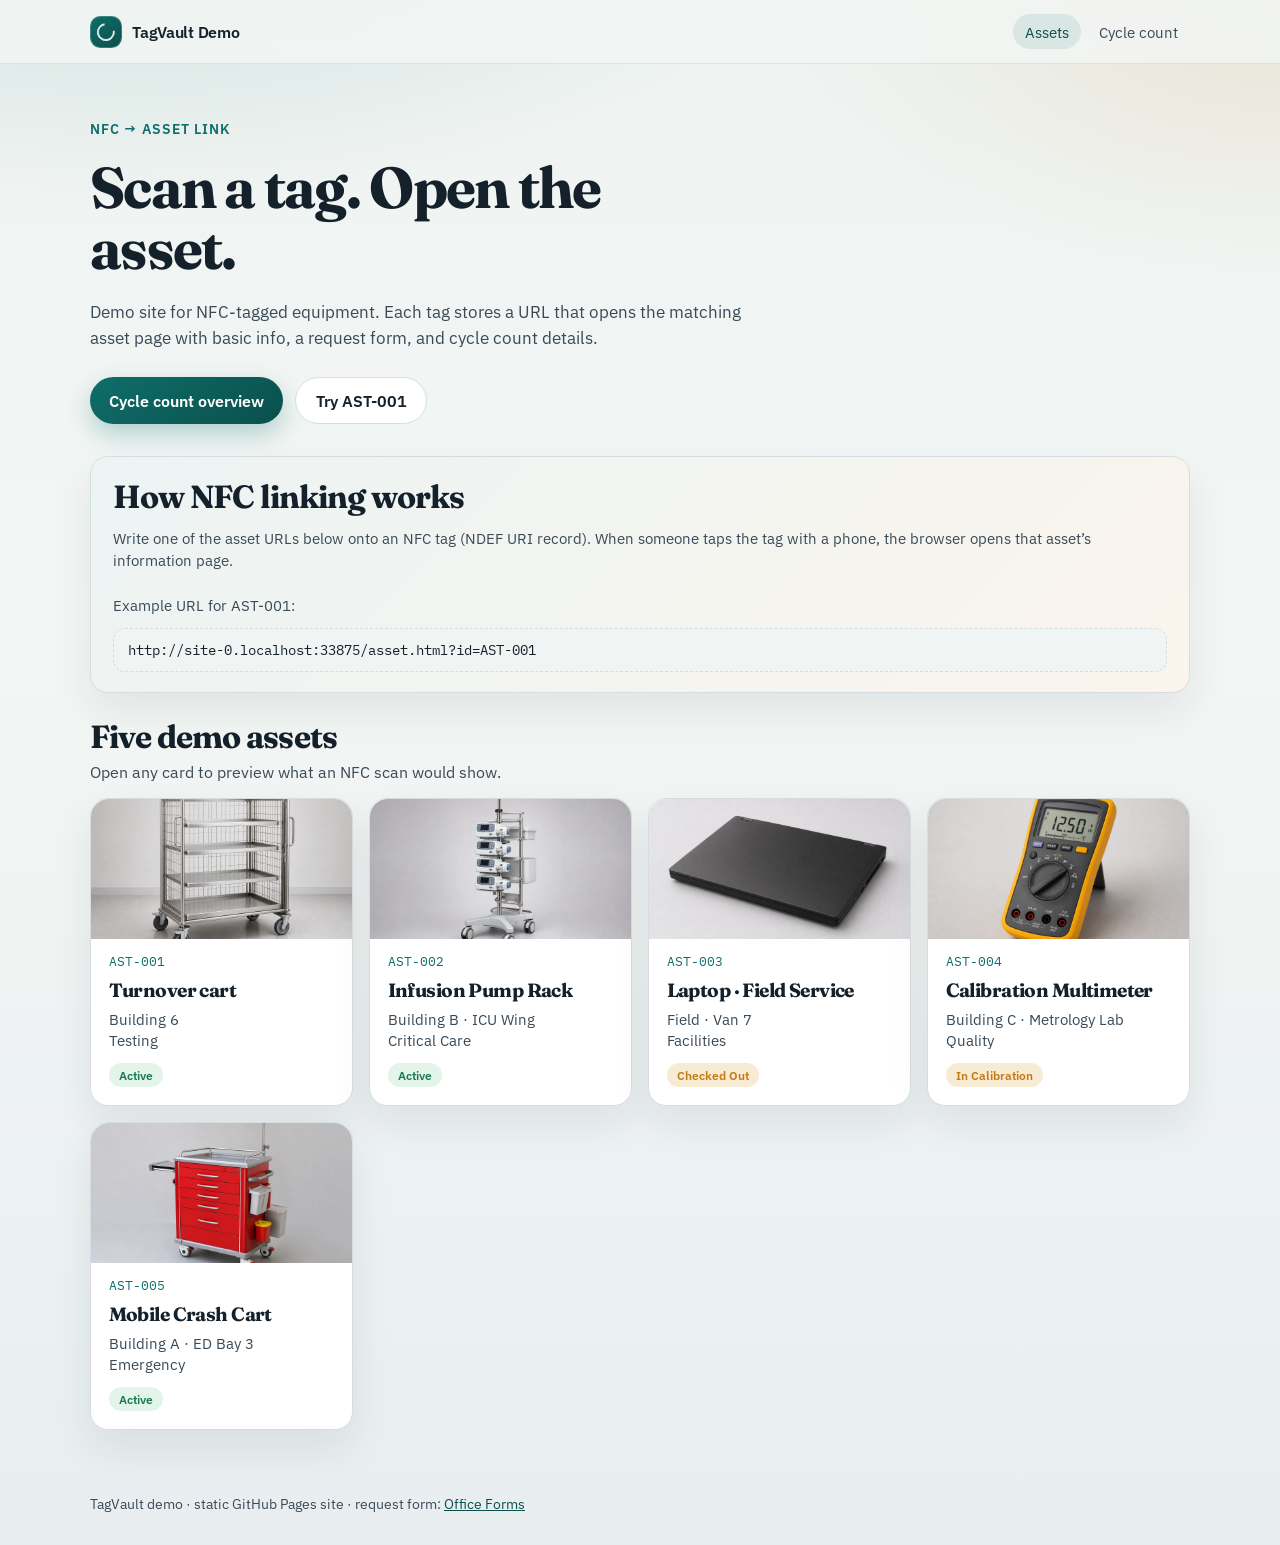
<file: index.html>
<!DOCTYPE html>
<html lang="en">
  <head>
    <meta charset="UTF-8" />
    <meta name="viewport" content="width=device-width, initial-scale=1" />
    <title>NFC Asset Link Demo</title>
    <link rel="preconnect" href="https://fonts.googleapis.com" />
    <link rel="preconnect" href="https://fonts.gstatic.com" crossorigin />
    <link
      href="https://fonts.googleapis.com/css2?family=Fraunces:opsz,wght@9..144,500;9..144,700&family=IBM+Plex+Mono:wght@400;500&family=IBM+Plex+Sans:wght@400;500;600&display=swap"
      rel="stylesheet"
    />
    <link rel="stylesheet" href="css/styles.css" />
  </head>
  <body data-page="home">
    <header class="site-header">
      <nav class="nav" aria-label="Primary">
        <a class="brand" href="index.html">
          <span class="brand-mark" aria-hidden="true"></span>
          TagVault Demo
        </a>
        <div class="nav-links">
          <a href="index.html" aria-current="page">Assets</a>
          <a href="cycle-count.html">Cycle count</a>
        </div>
      </nav>
    </header>

    <main class="wrap">
      <section class="hero">
        <p class="eyebrow">NFC → asset link</p>
        <h1>Scan a tag. Open the asset.</h1>
        <p class="lede">
          Demo site for NFC-tagged equipment. Each tag stores a URL that opens the matching asset
          page with basic info, a request form, and cycle count details.
        </p>
        <div class="actions">
          <a class="btn btn-primary" href="cycle-count.html">Cycle count overview</a>
          <a class="btn btn-secondary" href="asset.html?id=AST-001">Try AST-001</a>
        </div>
      </section>

      <section class="panel nfc-hint" aria-labelledby="how-heading">
        <h2 id="how-heading">How NFC linking works</h2>
        <p class="meta">
          Write one of the asset URLs below onto an NFC tag (NDEF URI record). When someone taps the
          tag with a phone, the browser opens that asset’s information page.
        </p>
        <p class="meta" style="margin-top:0.75rem">Example URL for AST-001:</p>
        <div class="nfc-url" id="sample-nfc-url">asset.html?id=AST-001</div>
      </section>

      <section class="section" style="margin-top:1.5rem" aria-labelledby="assets-heading">
        <div class="section-head">
          <div>
            <h2 id="assets-heading">Five demo assets</h2>
            <p>Open any card to preview what an NFC scan would show.</p>
          </div>
        </div>
        <div class="asset-grid" id="asset-grid"></div>
      </section>
    </main>

    <footer class="footer">
      TagVault demo · static GitHub Pages site · request form:
      <a href="https://forms.office.com/r/wQM2EHkQBg" target="_blank" rel="noopener noreferrer"
        >Office Forms</a
      >
    </footer>

    <script src="js/data.js"></script>
    <script src="js/app.js"></script>
  </body>
</html>
</file>
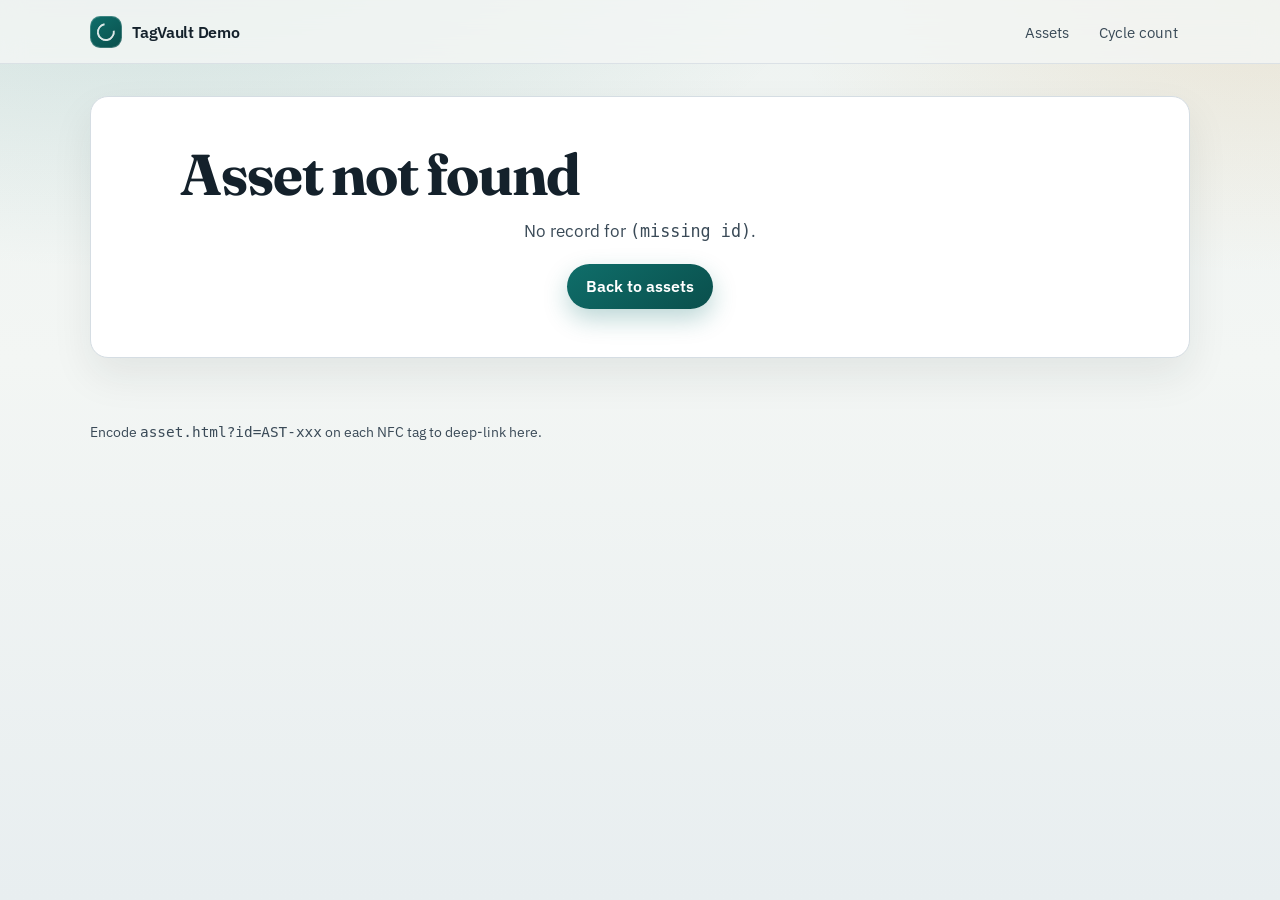
<file: asset.html>
<!DOCTYPE html>
<html lang="en">
  <head>
    <meta charset="UTF-8" />
    <meta name="viewport" content="width=device-width, initial-scale=1" />
    <title>Asset · NFC Asset Link Demo</title>
    <link rel="preconnect" href="https://fonts.googleapis.com" />
    <link rel="preconnect" href="https://fonts.gstatic.com" crossorigin />
    <link
      href="https://fonts.googleapis.com/css2?family=Fraunces:opsz,wght@9..144,500;9..144,700&family=IBM+Plex+Mono:wght@400;500&family=IBM+Plex+Sans:wght@400;500;600&display=swap"
      rel="stylesheet"
    />
    <link rel="stylesheet" href="css/styles.css" />
  </head>
  <body data-page="asset">
    <header class="site-header">
      <nav class="nav" aria-label="Primary">
        <a class="brand" href="index.html">
          <span class="brand-mark" aria-hidden="true"></span>
          TagVault Demo
        </a>
        <div class="nav-links">
          <a href="index.html">Assets</a>
          <a href="cycle-count.html">Cycle count</a>
        </div>
      </nav>
    </header>

    <main class="wrap" id="asset-root">
      <div class="panel missing">
        <p class="meta">Loading asset…</p>
      </div>
    </main>

    <footer class="footer">
      Encode <code>asset.html?id=AST-xxx</code> on each NFC tag to deep-link here.
    </footer>

    <script src="js/data.js"></script>
    <script src="js/app.js"></script>
  </body>
</html>
</file>
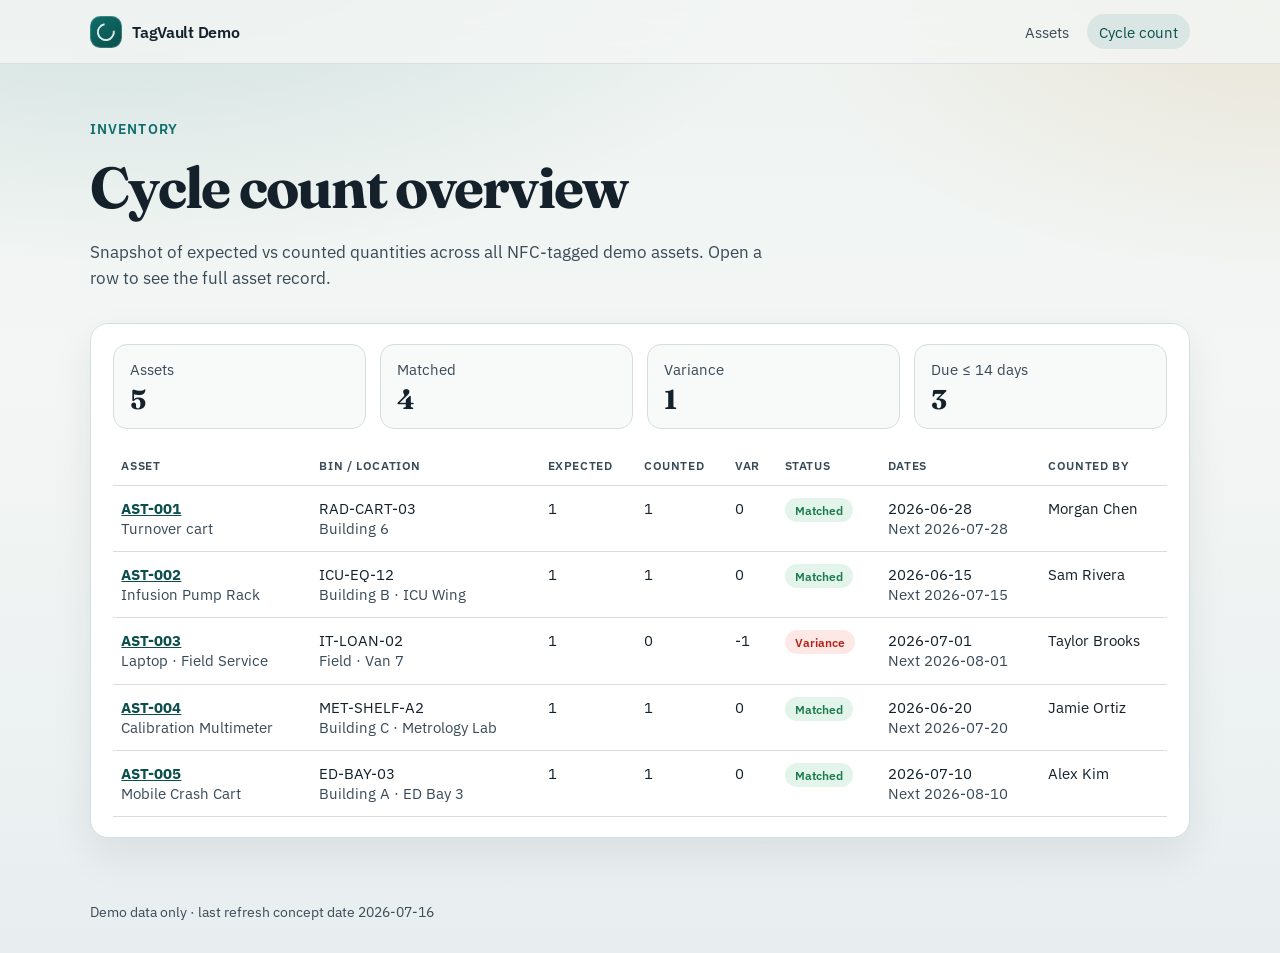
<file: cycle-count.html>
<!DOCTYPE html>
<html lang="en">
  <head>
    <meta charset="UTF-8" />
    <meta name="viewport" content="width=device-width, initial-scale=1" />
    <title>Cycle Count Overview · NFC Asset Link Demo</title>
    <link rel="preconnect" href="https://fonts.googleapis.com" />
    <link rel="preconnect" href="https://fonts.gstatic.com" crossorigin />
    <link
      href="https://fonts.googleapis.com/css2?family=Fraunces:opsz,wght@9..144,500;9..144,700&family=IBM+Plex+Mono:wght@400;500&family=IBM+Plex+Sans:wght@400;500;600&display=swap"
      rel="stylesheet"
    />
    <link rel="stylesheet" href="css/styles.css" />
  </head>
  <body data-page="cycle">
    <header class="site-header">
      <nav class="nav" aria-label="Primary">
        <a class="brand" href="index.html">
          <span class="brand-mark" aria-hidden="true"></span>
          TagVault Demo
        </a>
        <div class="nav-links">
          <a href="index.html">Assets</a>
          <a href="cycle-count.html" aria-current="page">Cycle count</a>
        </div>
      </nav>
    </header>

    <main class="wrap">
      <section class="hero">
        <p class="eyebrow">Inventory</p>
        <h1>Cycle count overview</h1>
        <p class="lede">
          Snapshot of expected vs counted quantities across all NFC-tagged demo assets. Open a row
          to see the full asset record.
        </p>
      </section>

      <section class="panel">
        <div class="stats" id="cycle-stats"></div>
        <div class="table-wrap">
          <table>
            <thead>
              <tr>
                <th>Asset</th>
                <th>Bin / location</th>
                <th>Expected</th>
                <th>Counted</th>
                <th>Var</th>
                <th>Status</th>
                <th>Dates</th>
                <th>Counted by</th>
              </tr>
            </thead>
            <tbody id="cycle-table-body"></tbody>
          </table>
        </div>
      </section>
    </main>

    <footer class="footer">
      Demo data only · last refresh concept date 2026-07-16
    </footer>

    <script src="js/data.js"></script>
    <script src="js/app.js"></script>
  </body>
</html>
</file>
<file: css/styles.css>
:root {
  --ink: #14212b;
  --ink-soft: #3a4a57;
  --paper: #f3f6f4;
  --panel: #ffffff;
  --line: #d5dde3;
  --teal: #0f6e6a;
  --teal-deep: #0a4f4c;
  --amber: #c47a12;
  --amber-soft: #f8ebd4;
  --rose: #b42318;
  --rose-soft: #fde8e6;
  --ok: #1b7a4e;
  --ok-soft: #e3f5eb;
  --shadow: 0 18px 40px rgba(20, 33, 43, 0.08);
  --radius: 18px;
  --font-display: "Fraunces", Georgia, serif;
  --font-body: "IBM Plex Sans", "Segoe UI", sans-serif;
  --font-mono: "IBM Plex Mono", ui-monospace, monospace;
}

*,
*::before,
*::after {
  box-sizing: border-box;
}

html {
  scroll-behavior: smooth;
}

body {
  margin: 0;
  min-height: 100vh;
  color: var(--ink);
  font-family: var(--font-body);
  background:
    radial-gradient(1200px 600px at 10% -10%, rgba(15, 110, 106, 0.16), transparent 60%),
    radial-gradient(900px 500px at 100% 0%, rgba(196, 122, 18, 0.12), transparent 55%),
    linear-gradient(180deg, #eef3f1 0%, var(--paper) 40%, #e8eef0 100%);
}

a {
  color: var(--teal-deep);
}

img {
  max-width: 100%;
}

.site-header {
  position: sticky;
  top: 0;
  z-index: 20;
  backdrop-filter: blur(12px);
  background: rgba(243, 246, 244, 0.82);
  border-bottom: 1px solid rgba(213, 221, 227, 0.8);
}

.nav {
  width: min(1100px, calc(100% - 2rem));
  margin: 0 auto;
  padding: 0.9rem 0;
  display: flex;
  align-items: center;
  justify-content: space-between;
  gap: 1rem;
}

.brand {
  display: inline-flex;
  align-items: center;
  gap: 0.65rem;
  text-decoration: none;
  color: var(--ink);
  font-weight: 600;
  letter-spacing: -0.02em;
}

.brand-mark {
  width: 2rem;
  height: 2rem;
  border-radius: 0.65rem;
  background: linear-gradient(145deg, var(--teal), var(--teal-deep));
  box-shadow: inset 0 0 0 1px rgba(255, 255, 255, 0.2);
  position: relative;
}

.brand-mark::after {
  content: "";
  position: absolute;
  inset: 0.45rem;
  border: 2px solid rgba(255, 255, 255, 0.85);
  border-radius: 999px;
  border-top-color: transparent;
  transform: rotate(35deg);
}

.nav-links {
  display: flex;
  gap: 0.35rem;
  flex-wrap: wrap;
}

.nav-links a {
  text-decoration: none;
  color: var(--ink-soft);
  padding: 0.45rem 0.75rem;
  border-radius: 999px;
  font-size: 0.95rem;
}

.nav-links a:hover,
.nav-links a[aria-current="page"] {
  background: rgba(15, 110, 106, 0.1);
  color: var(--teal-deep);
}

.wrap {
  width: min(1100px, calc(100% - 2rem));
  margin: 0 auto;
  padding: 2rem 0 4rem;
}

.hero {
  display: grid;
  gap: 1.25rem;
  padding: 1.5rem 0 2rem;
  animation: rise 0.7s ease both;
}

.eyebrow {
  margin: 0;
  color: var(--teal);
  font-size: 0.85rem;
  font-weight: 600;
  letter-spacing: 0.08em;
  text-transform: uppercase;
}

h1,
h2,
h3 {
  font-family: var(--font-display);
  letter-spacing: -0.03em;
  margin: 0;
}

h1 {
  font-size: clamp(2.2rem, 5vw, 3.6rem);
  line-height: 1.05;
  max-width: 14ch;
}

h2 {
  font-size: clamp(1.5rem, 3vw, 2rem);
}

.lede {
  margin: 0;
  max-width: 42rem;
  color: var(--ink-soft);
  font-size: 1.05rem;
  line-height: 1.55;
}

.actions {
  display: flex;
  flex-wrap: wrap;
  gap: 0.75rem;
  margin-top: 0.35rem;
}

.btn {
  appearance: none;
  border: 0;
  border-radius: 999px;
  padding: 0.8rem 1.2rem;
  font: inherit;
  font-weight: 600;
  text-decoration: none;
  display: inline-flex;
  align-items: center;
  gap: 0.45rem;
  cursor: pointer;
  transition: transform 0.15s ease, box-shadow 0.15s ease, background 0.15s ease;
}

.btn:hover {
  transform: translateY(-1px);
}

.btn-primary {
  background: linear-gradient(145deg, var(--teal), var(--teal-deep));
  color: #fff;
  box-shadow: 0 10px 24px rgba(15, 110, 106, 0.28);
}

.btn-secondary {
  background: var(--panel);
  color: var(--ink);
  border: 1px solid var(--line);
}

.panel {
  background: var(--panel);
  border: 1px solid var(--line);
  border-radius: var(--radius);
  box-shadow: var(--shadow);
  padding: 1.25rem 1.35rem;
  animation: rise 0.7s ease both;
}

.panel + .panel,
.section + .section {
  margin-top: 1.25rem;
}

.section-head {
  display: flex;
  align-items: end;
  justify-content: space-between;
  gap: 1rem;
  margin-bottom: 1rem;
}

.section-head p {
  margin: 0.35rem 0 0;
  color: var(--ink-soft);
}

.asset-grid {
  display: grid;
  grid-template-columns: repeat(auto-fill, minmax(240px, 1fr));
  gap: 1rem;
}

.asset-card {
  display: block;
  text-decoration: none;
  color: inherit;
  background: var(--panel);
  border: 1px solid var(--line);
  border-radius: var(--radius);
  padding: 1.1rem;
  box-shadow: var(--shadow);
  transition: transform 0.18s ease, border-color 0.18s ease;
  animation: rise 0.7s ease both;
}

.asset-card-photo {
  display: block;
  width: calc(100% + 2.2rem);
  max-width: none;
  margin: -1.1rem -1.1rem 0.9rem;
  height: 140px;
  object-fit: cover;
  border-radius: var(--radius) var(--radius) 0 0;
  background: #e8eef0;
}

.asset-card:nth-child(2) { animation-delay: 0.05s; }
.asset-card:nth-child(3) { animation-delay: 0.1s; }
.asset-card:nth-child(4) { animation-delay: 0.15s; }
.asset-card:nth-child(5) { animation-delay: 0.2s; }

.asset-card:hover {
  transform: translateY(-3px);
  border-color: rgba(15, 110, 106, 0.45);
}

.asset-id {
  font-family: var(--font-mono);
  font-size: 0.82rem;
  color: var(--teal);
  margin: 0 0 0.45rem;
}

.asset-card h3 {
  font-size: 1.2rem;
  margin-bottom: 0.45rem;
}

.meta {
  margin: 0;
  color: var(--ink-soft);
  font-size: 0.92rem;
  line-height: 1.45;
}

.pill {
  display: inline-flex;
  align-items: center;
  gap: 0.3rem;
  border-radius: 999px;
  padding: 0.25rem 0.65rem;
  font-size: 0.78rem;
  font-weight: 600;
  background: rgba(15, 110, 106, 0.1);
  color: var(--teal-deep);
}

.pill.ok {
  background: var(--ok-soft);
  color: var(--ok);
}

.pill.warn {
  background: var(--amber-soft);
  color: var(--amber);
}

.pill.bad {
  background: var(--rose-soft);
  color: var(--rose);
}

.pill.muted {
  background: #eef2f5;
  color: var(--ink-soft);
}

.detail-hero {
  display: grid;
  gap: 0.85rem;
  margin-bottom: 1.25rem;
  animation: rise 0.65s ease both;
}

.detail-hero .row {
  display: flex;
  flex-wrap: wrap;
  gap: 0.5rem;
  align-items: center;
}

.asset-photo {
  margin: 0.35rem 0 0;
  border-radius: calc(var(--radius) - 4px);
  overflow: hidden;
  border: 1px solid var(--line);
  background: #e8eef0;
  max-width: 520px;
}

.asset-photo img {
  display: block;
  width: 100%;
  height: auto;
  aspect-ratio: 4 / 3;
  object-fit: cover;
}

.form-embed {
  margin-top: 0.35rem;
  border-radius: calc(var(--radius) - 4px);
  overflow: hidden;
  border: 1px solid var(--line);
  background: #fff;
}

.form-embed iframe {
  display: block;
  width: 100%;
  min-height: 480px;
  height: min(70vh, 640px);
}

.kv-grid {
  display: grid;
  grid-template-columns: repeat(auto-fit, minmax(180px, 1fr));
  gap: 0.85rem 1rem;
}

.kv dt {
  margin: 0;
  font-size: 0.78rem;
  text-transform: uppercase;
  letter-spacing: 0.06em;
  color: var(--ink-soft);
}

.kv dd {
  margin: 0.2rem 0 0;
  font-weight: 560;
}

.nfc-hint {
  display: grid;
  gap: 0.75rem;
  background:
    linear-gradient(135deg, rgba(15, 110, 106, 0.08), rgba(196, 122, 18, 0.08)),
    var(--panel);
}

.nfc-url {
  font-family: var(--font-mono);
  font-size: 0.85rem;
  word-break: break-all;
  background: #f0f4f3;
  border-radius: 12px;
  padding: 0.75rem 0.9rem;
  border: 1px dashed var(--line);
}

.table-wrap {
  overflow-x: auto;
}

table {
  width: 100%;
  border-collapse: collapse;
  font-size: 0.95rem;
}

th,
td {
  text-align: left;
  padding: 0.75rem 0.55rem;
  border-bottom: 1px solid var(--line);
  vertical-align: top;
}

th {
  font-size: 0.78rem;
  text-transform: uppercase;
  letter-spacing: 0.05em;
  color: var(--ink-soft);
  font-weight: 600;
}

tr:hover td {
  background: rgba(15, 110, 106, 0.03);
}

.stats {
  display: grid;
  grid-template-columns: repeat(auto-fit, minmax(140px, 1fr));
  gap: 0.85rem;
  margin-bottom: 1rem;
}

.stat {
  background: #f7faf9;
  border: 1px solid var(--line);
  border-radius: 14px;
  padding: 0.9rem 1rem;
}

.stat strong {
  display: block;
  font-family: var(--font-display);
  font-size: 1.7rem;
  line-height: 1;
  margin-top: 0.35rem;
}

.footer {
  width: min(1100px, calc(100% - 2rem));
  margin: 0 auto;
  padding: 0 0 2rem;
  color: var(--ink-soft);
  font-size: 0.9rem;
}

.missing {
  text-align: center;
  padding: 3rem 1rem;
}

@keyframes rise {
  from {
    opacity: 0;
    transform: translateY(10px);
  }
  to {
    opacity: 1;
    transform: translateY(0);
  }
}

@media (max-width: 640px) {
  .nav {
    align-items: flex-start;
    flex-direction: column;
  }

  h1 {
    max-width: none;
  }
}
</file>
